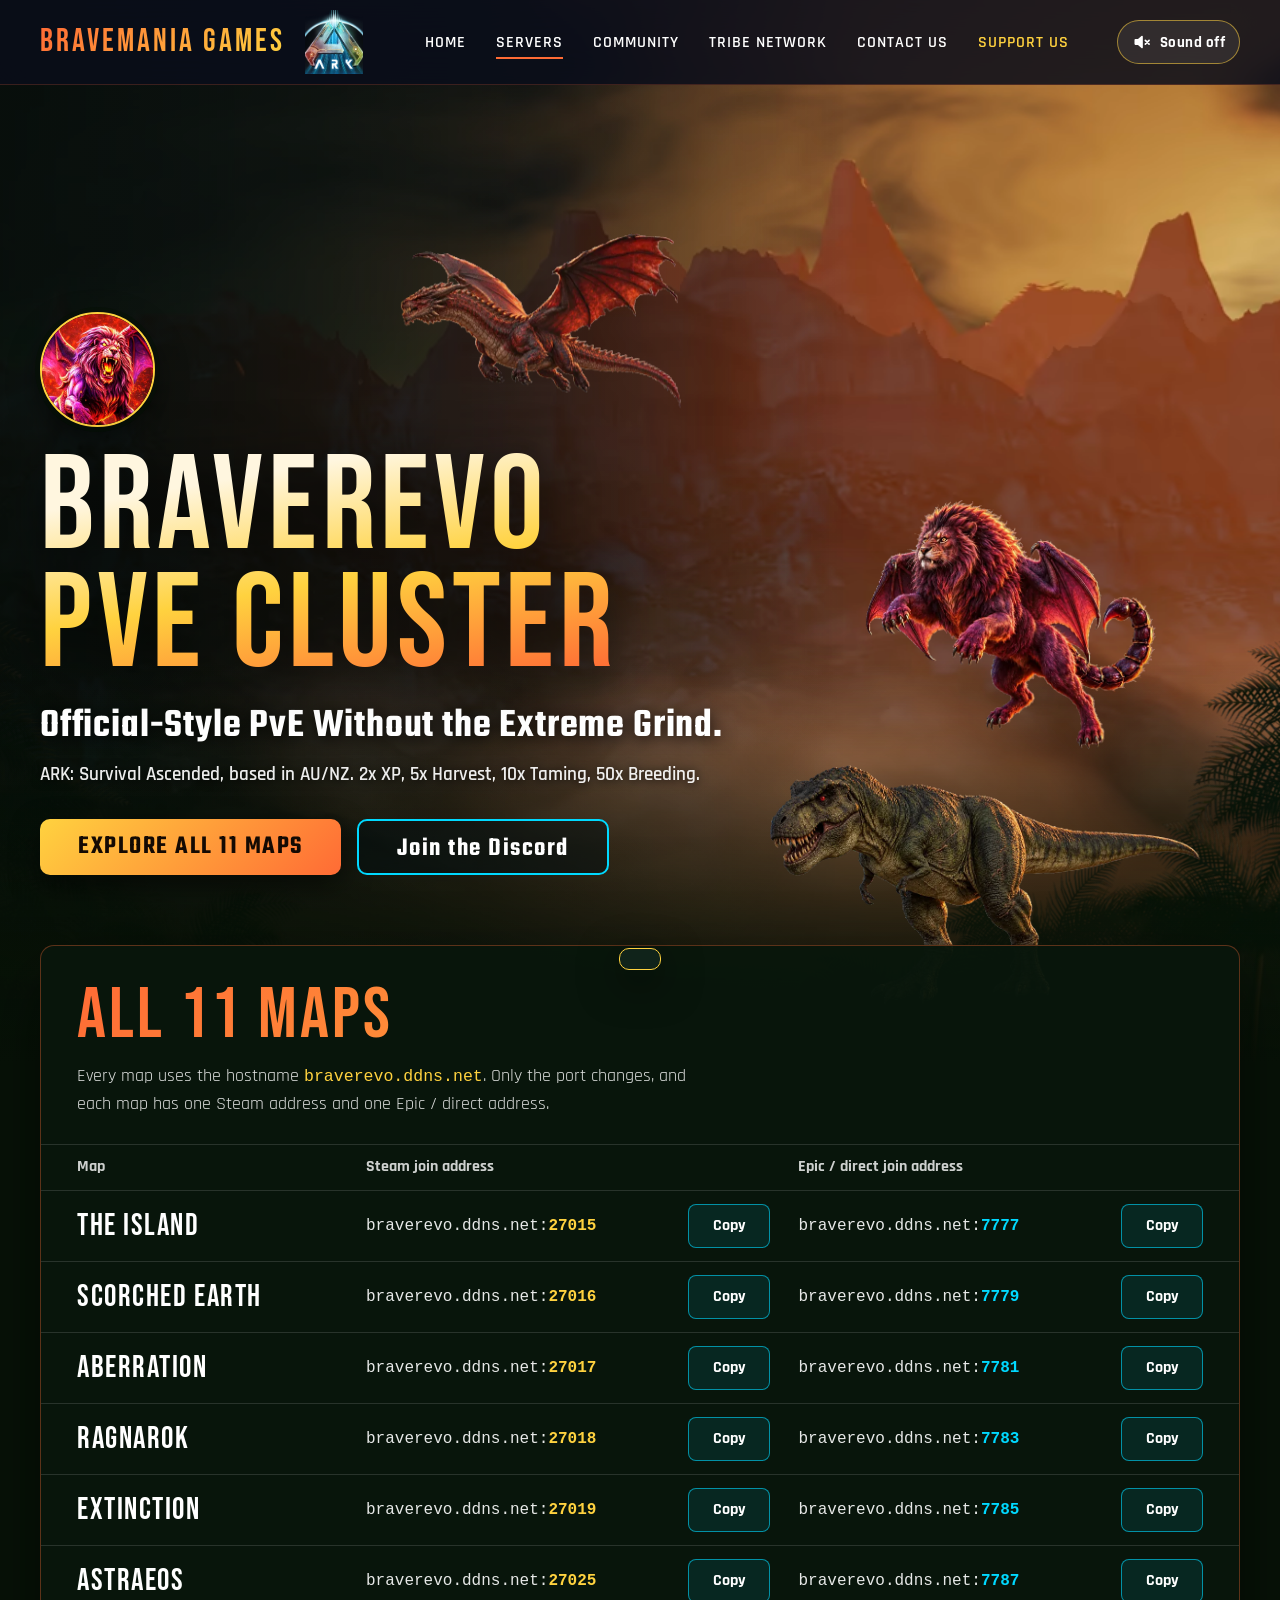
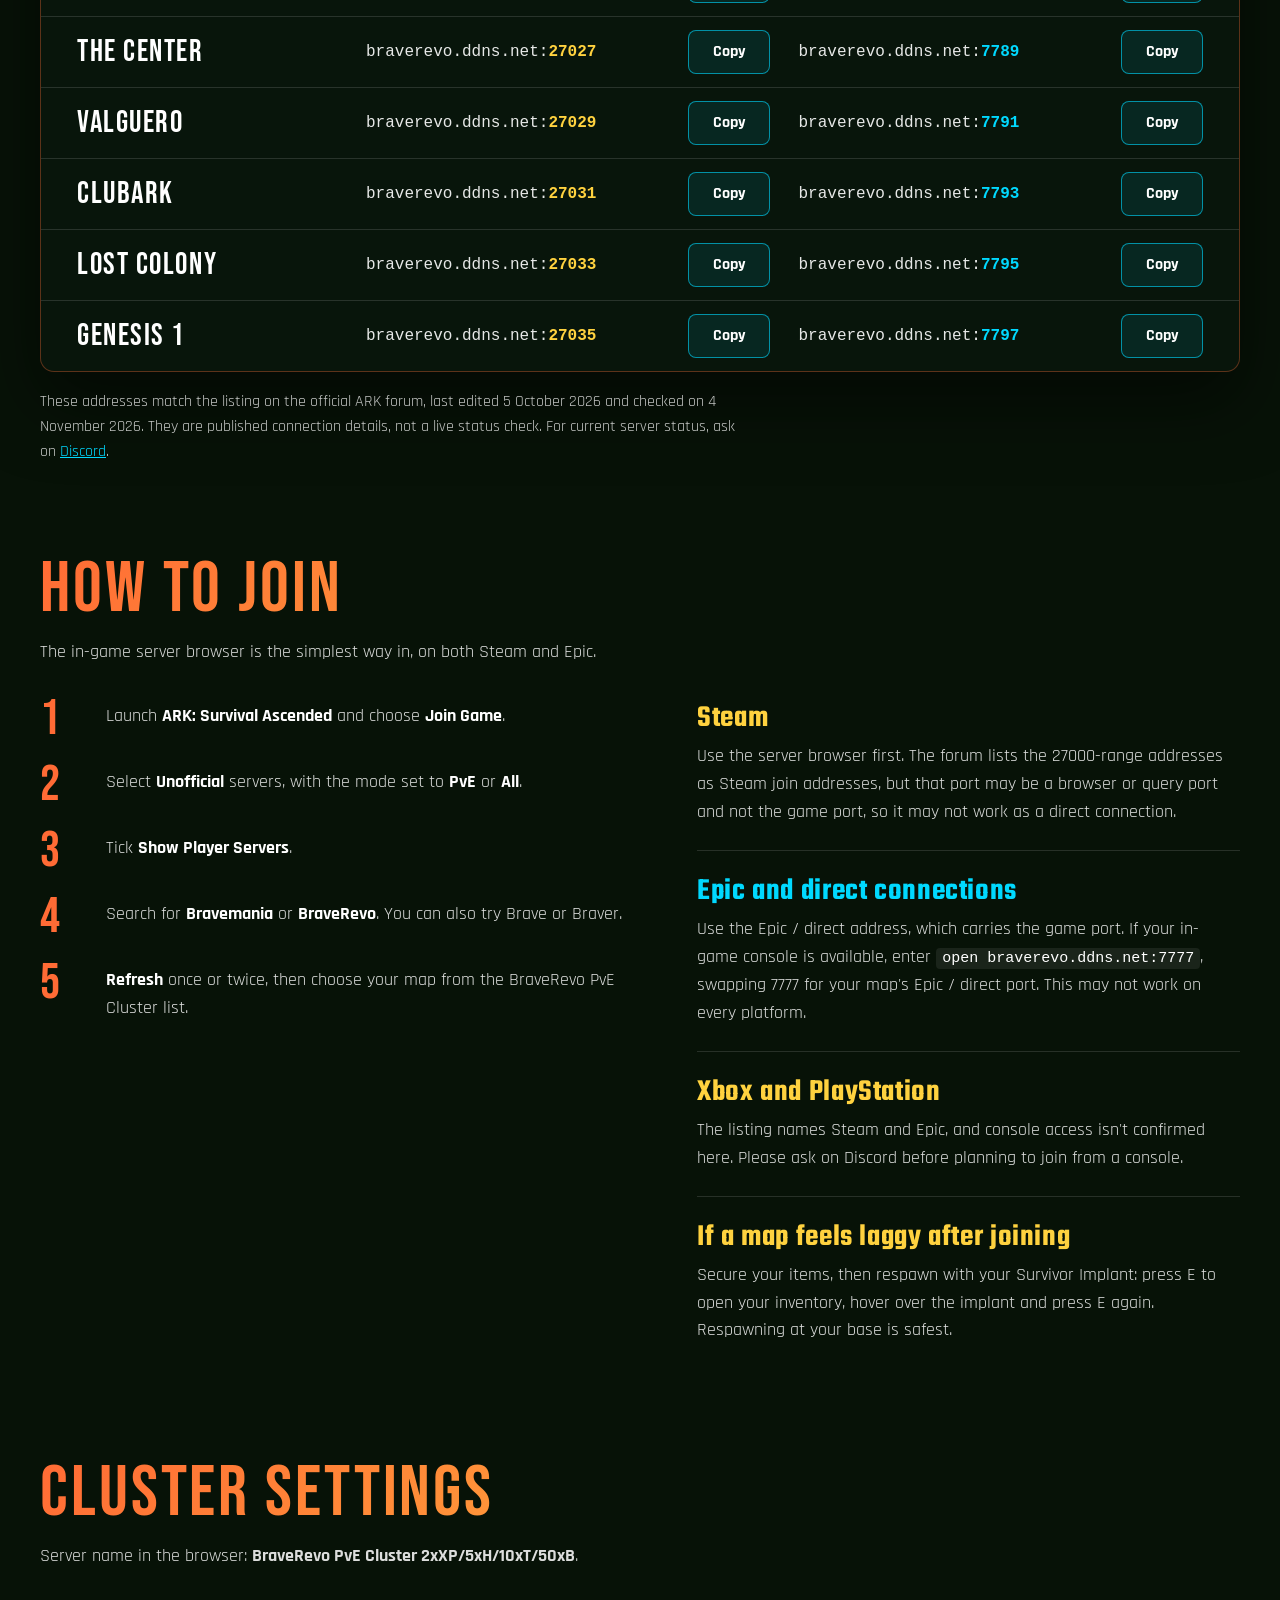
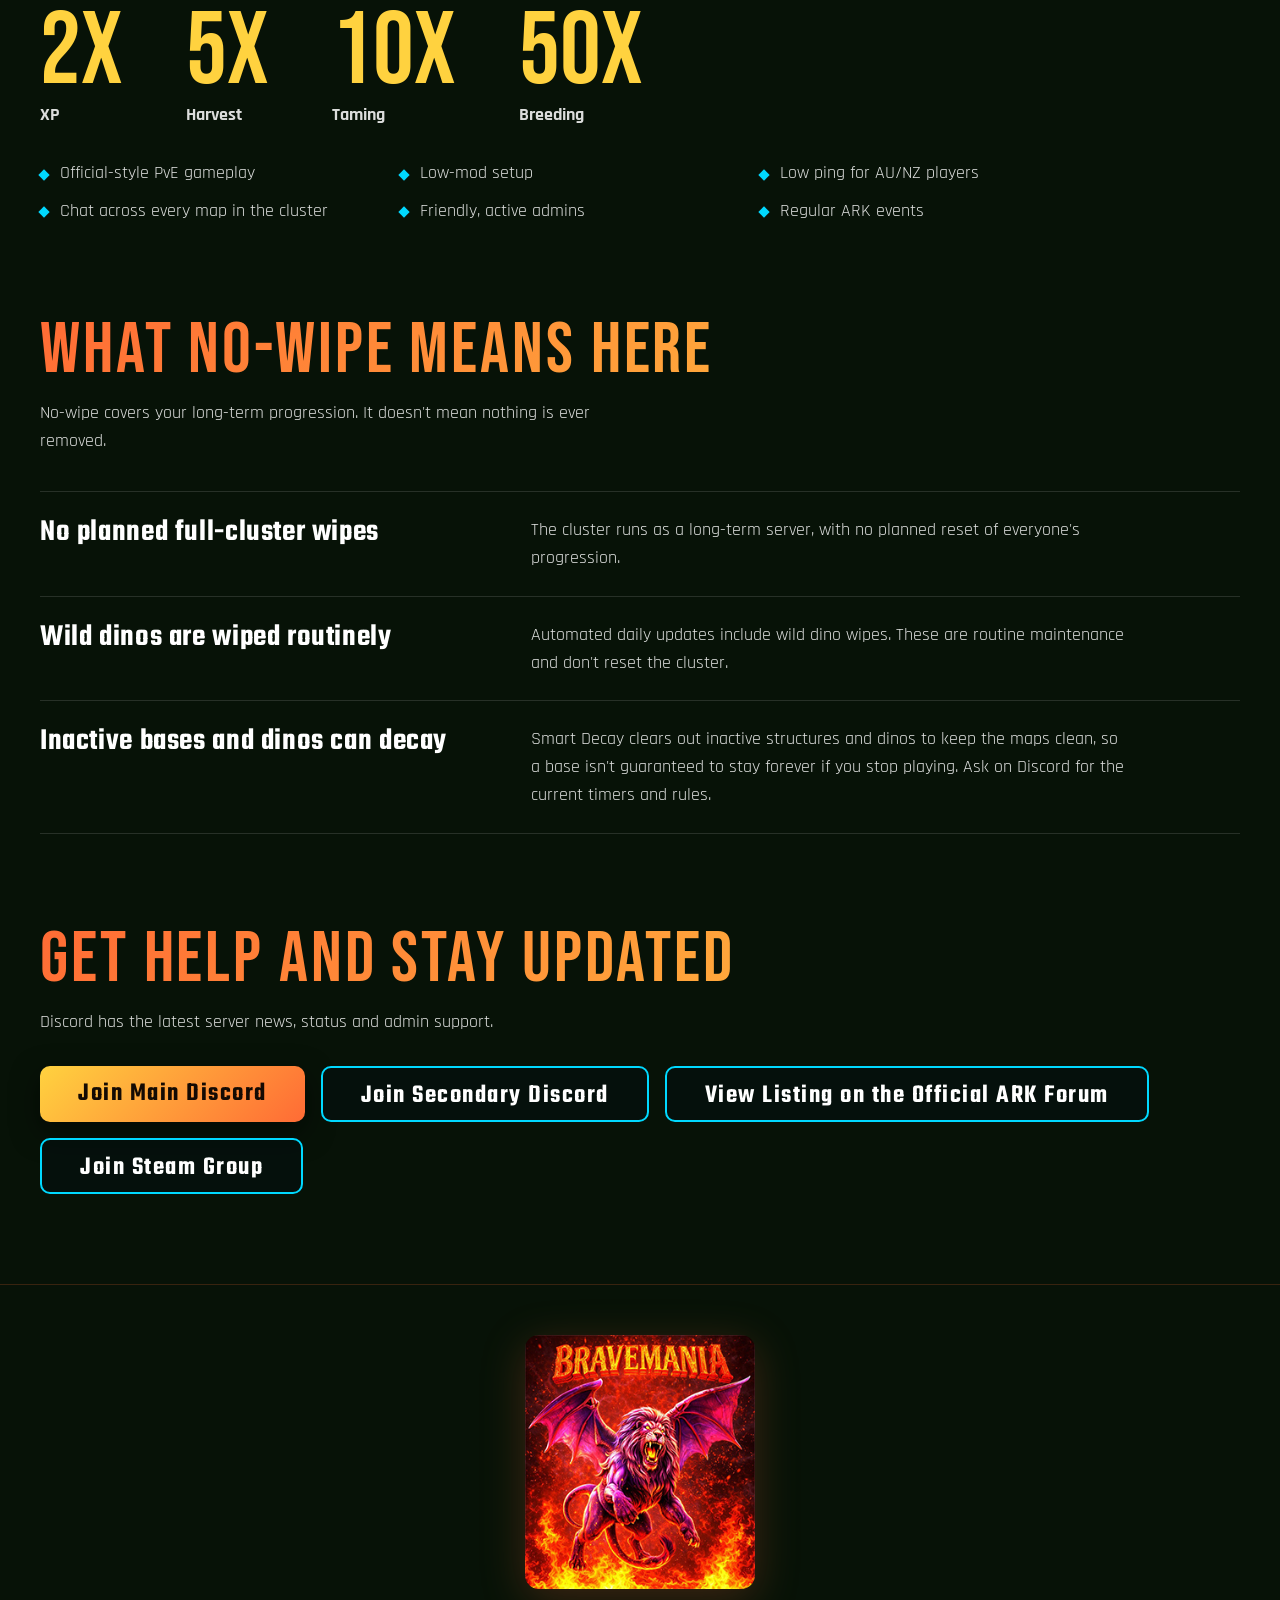
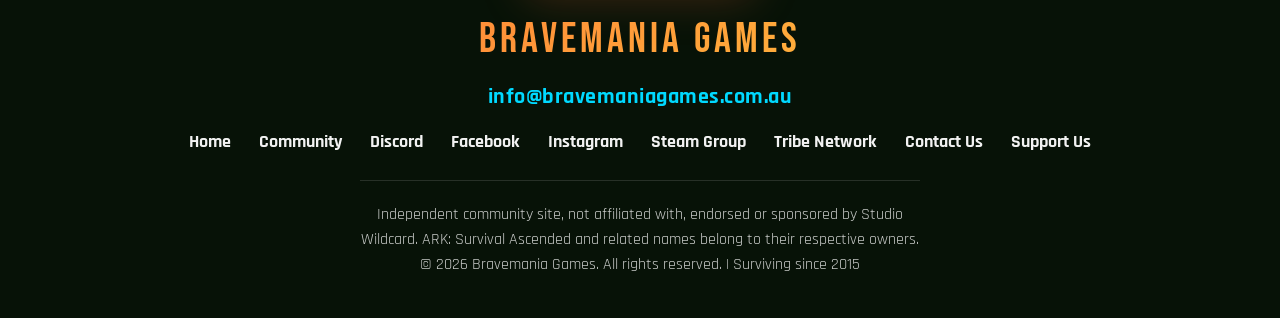
<file: servers/index.html>
<!DOCTYPE html>
<html lang="en">
<head>
    <meta charset="UTF-8">
    <meta name="viewport" content="width=device-width, initial-scale=1.0">
    <link rel="canonical" href="https://bravemaniagames.com.au/servers/">
    <title>ARK Survival Ascended PvE Server Maps &amp; Ports | BraveRevo AU/NZ</title>
    <script>document.documentElement.classList.add('js', 'menu-ready');</script>

<!-- Favicons -->
<link rel="icon" type="image/png" sizes="48x48" href="/logo/favicon-48x48.png?v=20260113">
<link rel="icon" type="image/png" sizes="32x32" href="/logo/favicon-32x32.png?v=20260113">
<link rel="icon" type="image/png" sizes="16x16" href="/logo/favicon-16x16.png?v=20260113">

<link rel="icon" href="/favicon.ico?v=20260113" sizes="any" type="image/x-icon">
<link rel="shortcut icon" href="/favicon.ico?v=20260113">

<link rel="apple-touch-icon" sizes="180x180" href="/logo/apple-touch-icon.png?v=20260113">
<link rel="manifest" href="/logo/site.webmanifest?v=20260113">

    <script type="application/ld+json">
{
  "@context": "https://schema.org",
  "@type": "WebPage",
  "@id": "https://bravemaniagames.com.au/servers/#webpage",
  "url": "https://bravemaniagames.com.au/servers/",
  "name": "ARK Survival Ascended PvE Server Maps & Ports | BraveRevo AU/NZ",
  "description": "All 11 BraveRevo PvE maps for ARK: Survival Ascended, with Steam and Epic join addresses, joining steps, rates and how no-wipe works.",
  "inLanguage": "en-AU",
  "isPartOf": {
    "@type": "WebSite",
    "name": "Bravemania Games",
    "url": "https://bravemaniagames.com.au/"
  },
  "about": {
    "@type": "VideoGame",
    "name": "ARK: Survival Ascended"
  },
  "primaryImageOfPage": "https://bravemaniagames.com.au/servers/assets/servers-og.jpg",
  "dateModified": "2026-11-07"
}
</script>

    <script type="application/ld+json">
{
  "@context": "https://schema.org",
  "@type": "BreadcrumbList",
  "itemListElement": [
    {
      "@type": "ListItem",
      "position": 1,
      "name": "Home",
      "item": "https://bravemaniagames.com.au/"
    },
    {
      "@type": "ListItem",
      "position": 2,
      "name": "Servers",
      "item": "https://bravemaniagames.com.au/servers/"
    }
  ]
}
</script>

    <!-- SEO Meta Tags -->
    <meta name="description" content="All 11 BraveRevo PvE maps for ARK: Survival Ascended, with Steam and Epic join addresses, joining steps, AU/NZ rates and how no-wipe works.">
    <meta name="author" content="Bravemania Games">
    <meta name="theme-color" content="#071207">

    <!-- Open Graph / Facebook -->
    <meta property="og:type" content="website">
    <meta property="og:site_name" content="Bravemania Games">
    <meta property="og:url" content="https://bravemaniagames.com.au/servers/">
    <meta property="og:title" content="ARK Survival Ascended PvE Server Maps &amp; Ports | BraveRevo AU/NZ">
    <meta property="og:description" content="All 11 BraveRevo PvE maps for ARK: Survival Ascended, with Steam and Epic join addresses, joining steps, AU/NZ rates and how no-wipe works.">
    <meta property="og:image" content="https://bravemaniagames.com.au/servers/assets/servers-og.jpg">
    <meta property="og:image:width" content="1200">
    <meta property="og:image:height" content="630">
    <meta property="og:image:type" content="image/jpeg">
    <meta property="og:image:alt" content="Jagged mountains glowing at dusk above a misty prehistoric jungle valley">

    <!-- Twitter -->
    <meta name="twitter:card" content="summary_large_image">
    <meta name="twitter:url" content="https://bravemaniagames.com.au/servers/">
    <meta name="twitter:title" content="ARK Survival Ascended PvE Server Maps &amp; Ports | BraveRevo AU/NZ">
    <meta name="twitter:description" content="All 11 BraveRevo PvE maps for ARK: Survival Ascended, with Steam and Epic join addresses, joining steps, AU/NZ rates and how no-wipe works.">
    <meta name="twitter:image" content="https://bravemaniagames.com.au/servers/assets/servers-og.jpg">
    <meta name="twitter:image:alt" content="Jagged mountains glowing at dusk above a misty prehistoric jungle valley">

    <link rel="preload" as="image" type="image/avif" imagesrcset="/servers/assets/hero-range-900.avif 900w, /servers/assets/hero-range-1600.avif 1600w, /servers/assets/hero-range-2400.avif 2400w" imagesizes="(max-width: 900px) 200vw, 100vw">
    <link rel="stylesheet" href="/assets/creatures.css">
    <link rel="preconnect" href="https://fonts.googleapis.com">
    <link rel="preconnect" href="https://fonts.gstatic.com" crossorigin>
    <link href="https://fonts.googleapis.com/css2?family=Teko:wght@600;700&family=Bebas+Neue&family=Rajdhani:wght@400;600;700&display=swap" rel="stylesheet">
    <style>
        :root {
            --primary: #ff6b35;
            --secondary: #00d9ff;
            --accent: #ffd23f;
            --dark: #0d1f0d;
            --darker: #071207;
            --light: #ffffff;
            --text: rgba(255, 255, 255, 0.86);
            --line: rgba(255, 255, 255, 0.13);
            --mono: ui-monospace, 'Cascadia Mono', Consolas, 'SF Mono', Menlo, monospace;
        }

        * {
            margin: 0;
            padding: 0;
            box-sizing: border-box;
        }

        html {
            scroll-behavior: smooth;
            scroll-padding-top: 96px;
        }

        body {
            font-family: 'Rajdhani', sans-serif;
            font-size: 18px;
            line-height: 1.55;
            background: var(--darker);
            color: var(--light);
            overflow-x: hidden;
        }

        a {
            color: var(--secondary);
        }

        a:focus-visible,
        button:focus-visible {
            outline: 3px solid var(--accent);
            outline-offset: 3px;
            border-radius: 4px;
        }

        .skip-link {
            position: absolute;
            left: 16px;
            top: -80px;
            z-index: 1100;
            padding: 10px 18px;
            background: var(--accent);
            color: var(--darker);
            font-weight: 700;
            border-radius: 8px;
        }

        .skip-link:focus {
            top: 12px;
        }

        .visually-hidden {
            position: absolute;
            width: 1px;
            height: 1px;
            overflow: hidden;
            clip-path: inset(50%);
            white-space: nowrap;
        }

        /* Navigation */
        nav {
            position: fixed;
            top: 0;
            left: 0;
            right: 0;
            z-index: 1000;
            padding: 20px 40px;
            background: rgba(10, 14, 26, 0.85);
            backdrop-filter: blur(20px);
            border-bottom: 1px solid rgba(255, 107, 53, 0.2);
        }

        .nav-content {
            max-width: 1400px;
            margin: 0 auto;
            display: flex;
            justify-content: space-between;
            align-items: center;
            gap: 24px;
        }

        .logo {
            font-family: 'Bebas Neue', cursive;
            font-size: 32px;
            letter-spacing: 3px;
            line-height: 1;
            text-decoration: none;
            white-space: nowrap;
            background: linear-gradient(135deg, var(--primary) 0%, var(--accent) 100%);
            -webkit-background-clip: text;
            -webkit-text-fill-color: transparent;
            background-clip: text;
        }

        .nav-links {
            display: flex;
            flex-wrap: wrap;
            gap: 8px 30px;
            list-style: none;
        }

        .nav-links a {
            color: var(--light);
            text-decoration: none;
            font-weight: 600;
            font-size: 16px;
            letter-spacing: 1px;
            text-transform: uppercase;
            padding: 4px 0;
            border-bottom: 2px solid transparent;
            transition: border-color 0.25s ease;
        }

        .nav-links a:hover,
        .nav-links a[aria-current="page"] {
            border-bottom-color: var(--primary);
        }

        .nav-links .nav-support {
            color: var(--accent);
        }

        /* Hero */
        .hero {
            position: relative;
            min-height: min(100vh, 980px);
            min-height: min(100svh, 980px);
            display: flex;
            align-items: center;
            padding: 150px 40px 190px;
            overflow: hidden;
        }

        .hero-art {
            position: absolute;
            inset: 0;
            z-index: -1;
            background: #120d0b;
        }

        .hero-layer {
            position: absolute;
            will-change: transform;
        }

        .hero-range {
            inset: -3%;
        }

        .hero-range img {
            display: block;
            width: 100%;
            height: 100%;
            object-fit: cover;
            object-position: 60% 42%;
        }

        .hero-mist {
            left: -3%;
            right: -3%;
            bottom: 12%;
            height: 46%;
            background: url('/servers/assets/hero-mist.webp') 0 50% / 1600px 100% repeat-x;
            opacity: 0.2;
            mix-blend-mode: screen;
        }

        .hero-jungle {
            left: -3%;
            right: -3%;
            bottom: -2%;
            height: 62%;
        }

        .hero-jungle img {
            display: block;
            width: 100%;
            height: 100%;
            object-fit: cover;
            object-position: 50% 100%;
        }

        /* The three creatures, behind the readability scrim so the copy always stays on top */
        .creature {
            z-index: 1;
        }

        .creature--manticore {
            width: min(52%, 78vh);
            right: 0.5%;
            top: 88px;
        }

        /* Desktop and tablet composition (769 px and wider). One set of sizes drives the layout:
           --dragon-w and --rex-w are the creatures' frame widths. They are never smaller than before and grow
           with the screen height to match the homepage Dragon and T. rex (1920 x 1080: 1037 and 787 px).
           The Dragon's frame starts at 9.5% of the width: on laptops its flame tip (7.5% into the frame) then
           passes just right of the crest, and on wide screens it lines up with the copy, which keeps the Dragon
           well away from the Manticore's wings. It starts just below the nav so no wing tip goes under it. The copy then drops far enough for the Dragon's whole height (--copy-drop), and
           the Manticore is fitted into the space left on the right by creatures.js. */
        .hero {
            --dragon-top: 97px;
            --dragon-w: clamp(min(45vw, 80vh, 900px), 47.6vw + (100vh - 900px) * 0.9, min(54vw, 96vh));
            --rex-w: clamp(min(46vw, 68vh, 780px), 41vw, min(46vw, 79vh, 800px));
        }

        .creature--rex {
            width: var(--rex-w);
            left: max(47%, min(690px, 54%));
            bottom: 11%;
        }

        .creature--dragon {
            width: var(--dragon-w);
            left: 9.5%;
            top: var(--dragon-top);
        }

        /* The copy drops by up to a quarter of the screen height on tall screens, and in any case far enough
           that the Dragon's lowest tail and legs stay clear of BRAVEREVO. Like the homepage, the button row can
           start just below the first screen where the screen is short for the Dragon. */
        @media (min-width: 769px) {
            .hero {
                --copy-drop: max(min(24vh, max(0px, (100vh - 720px) * 0.9)), var(--dragon-top) + var(--dragon-w) * 0.5625 - var(--copy-room, 292px));
                padding-top: calc(150px + var(--copy-drop));
                min-height: calc(min(100vh, 980px) + var(--copy-drop));
            }
        }

        /* Where the nav wraps taller, the Dragon starts lower to match; on tablets the heading sits closer to the
           crest, so the copy drops a little further */
        @media (min-width: 769px) and (max-width: 1199.98px) {
            .hero {
                --copy-room: 252px;
            }
        }

        @media (min-width: 769px) and (max-width: 1099.98px) {
            .hero {
                --dragon-top: 113px;
            }
        }

        @media (min-width: 769px) and (max-width: 899.98px) {
            .hero {
                --dragon-top: 145px;
            }
        }

        /* Readability scrim for the copy, then the fade that carries the art into the map board */
        .hero-art::after {
            content: '';
            position: absolute;
            inset: 0;
            background:
                linear-gradient(180deg, transparent 62%, rgba(7, 18, 7, 0.72) 86%, var(--darker) 100%),
                linear-gradient(90deg, rgba(5, 12, 8, 0.8) 0%, rgba(5, 12, 8, 0.48) 38%, transparent 66%);
        }

        /* The homepage's floating particles. They sit above the hero art and behind all page content. */
        .particles {
            position: fixed;
            top: 0;
            left: 0;
            width: 100%;
            height: 100%;
            z-index: 0;
            overflow: hidden;
            pointer-events: none;
        }

        .particle {
            position: absolute;
            width: 2px;
            height: 2px;
            background: var(--ember, var(--secondary));
            box-shadow: 0 0 6px 1px var(--ember, var(--secondary));
            border-radius: 50%;
            opacity: 0;
            animation: float 15s infinite;
        }

        @keyframes float {
            0% {
                opacity: 0;
                transform: translateY(100vh) translateX(0);
            }
            10% {
                opacity: 0.6;
            }
            90% {
                opacity: 0.6;
            }
            100% {
                opacity: 0;
                transform: translateY(-100px) translateX(100px);
            }
        }

        @media (prefers-reduced-motion: reduce) {
            .particles {
                display: none;
            }
        }

        .maps,
        .section,
        footer {
            position: relative;
            z-index: 1;
        }

        .hero-content {
            position: relative;
            z-index: 1;
            width: 100%;
            max-width: 1400px;
            margin: 0 auto;
        }

        .crest {
            display: block;
            width: clamp(84px, 9vw, 124px);
            height: auto;
            aspect-ratio: 1;
            margin-bottom: 22px;
            border-radius: 50%;
            border: 2px solid var(--accent);
            box-shadow: 0 0 0 5px rgba(7, 18, 7, 0.55), 0 12px 30px rgba(0, 0, 0, 0.55);
        }

        .hero h1 {
            max-width: 12ch;
            font-family: 'Bebas Neue', cursive;
            font-weight: 400;
            font-size: clamp(64px, min(10.5vw, 16vh), 158px);
            line-height: 0.88;
            letter-spacing: 0.035em;
            background: linear-gradient(170deg, #fff6df 18%, var(--accent) 52%, var(--primary) 92%);
            -webkit-background-clip: text;
            -webkit-text-fill-color: transparent;
            background-clip: text;
            filter: drop-shadow(0 6px 26px rgba(0, 0, 0, 0.7));
        }

        .hero-tagline {
            margin-top: 18px;
            max-width: 26em;
            font-family: 'Teko', sans-serif;
            font-weight: 600;
            font-size: clamp(27px, 3.2vw, 42px);
            line-height: 1.08;
            letter-spacing: 0.02em;
            text-shadow: 0 2px 16px rgba(0, 0, 0, 0.85);
        }

        .hero-rates {
            margin-top: 12px;
            font-weight: 600;
            font-size: 19px;
            color: rgba(255, 255, 255, 0.92);
            text-shadow: 0 1px 10px rgba(0, 0, 0, 0.9);
        }

        .hero-actions {
            display: flex;
            flex-wrap: wrap;
            gap: 16px;
            margin-top: 30px;
        }

        .btn {
            display: inline-block;
            padding: 15px 38px 11px;
            font-family: 'Teko', sans-serif;
            font-size: 26px;
            font-weight: 600;
            line-height: 1;
            letter-spacing: 1.5px;
            text-align: center;
            text-decoration: none;
            border-radius: 10px;
            transition: transform 0.2s ease, box-shadow 0.2s ease, background-color 0.2s ease;
        }

        .btn:hover {
            transform: translateY(-2px);
        }

        .btn-primary {
            background: linear-gradient(135deg, var(--accent) 0%, var(--primary) 100%);
            color: #140a03;
            box-shadow: 0 10px 28px rgba(0, 0, 0, 0.5);
        }

        .btn-primary:hover {
            box-shadow: 0 14px 34px rgba(0, 0, 0, 0.6);
        }

        .btn-secondary {
            border: 2px solid var(--secondary);
            color: var(--light);
            background: rgba(5, 16, 18, 0.55);
        }

        .btn-secondary:hover {
            background: rgba(0, 217, 255, 0.16);
        }

        /* Map board: rises out of the hero's mist */
        .maps {
            position: relative;
            z-index: 2;
            margin-top: -120px;
            padding: 0 40px;
        }

        .wrap {
            max-width: 1400px;
            margin: 0 auto;
        }

        .section-title {
            font-family: 'Bebas Neue', cursive;
            font-weight: 400;
            font-size: clamp(44px, 6vw, 72px);
            line-height: 1;
            letter-spacing: 0.04em;
            background: linear-gradient(135deg, var(--primary) 0%, var(--accent) 100%);
            -webkit-background-clip: text;
            -webkit-text-fill-color: transparent;
            background-clip: text;
        }

        .board {
            background: rgba(9, 22, 12, 0.96);
            border: 1px solid rgba(255, 107, 53, 0.34);
            border-radius: 14px;
            box-shadow: 0 30px 70px rgba(0, 0, 0, 0.5);
        }

        .board-intro {
            padding: 34px 36px 26px;
        }

        .board-intro p {
            max-width: 68ch;
            margin-top: 10px;
            color: var(--text);
        }

        .host {
            font-family: var(--mono);
            font-size: 0.92em;
            color: var(--accent);
            overflow-wrap: anywhere;
        }

        .map-columns,
        .map {
            display: grid;
            grid-template-columns: minmax(170px, 1fr) minmax(0, 1.55fr) minmax(0, 1.55fr);
            align-items: center;
            column-gap: 28px;
            padding-left: 36px;
            padding-right: 36px;
        }

        .map-columns {
            padding-top: 10px;
            padding-bottom: 10px;
            border-top: 1px solid var(--line);
            border-bottom: 1px solid var(--line);
            font-weight: 700;
            font-size: 16px;
            color: rgba(255, 255, 255, 0.8);
        }

        .map-list {
            list-style: none;
        }

        .map {
            padding-top: 13px;
            padding-bottom: 13px;
            border-bottom: 1px solid var(--line);
            transition: background-color 0.2s ease;
        }

        .map:last-child {
            border-bottom: 0;
            border-radius: 0 0 14px 14px;
        }

        .map:hover,
        .map:focus-within {
            background: rgba(255, 107, 53, 0.075);
        }

        .map h3 {
            font-family: 'Bebas Neue', cursive;
            font-weight: 400;
            font-size: 31px;
            line-height: 1.05;
            letter-spacing: 0.05em;
        }

        .map dl {
            display: contents;
        }

        .address dt {
            position: absolute;
            width: 1px;
            height: 1px;
            overflow: hidden;
            clip-path: inset(50%);
            white-space: nowrap;
        }

        .address dd {
            display: flex;
            align-items: center;
            justify-content: space-between;
            gap: 14px;
        }

        .address code {
            font-family: var(--mono);
            font-size: 16px;
            color: rgba(255, 255, 255, 0.9);
            user-select: all;
            overflow-wrap: anywhere;
        }

        .port {
            font-weight: 700;
            color: var(--accent);
        }

        .address--direct .port {
            color: var(--secondary);
        }

        .copy {
            display: none;
            flex: none;
            min-width: 82px;
            min-height: 44px;
            padding: 0 14px;
            font: 700 16px 'Rajdhani', sans-serif;
            color: var(--light);
            background: rgba(0, 217, 255, 0.09);
            border: 1px solid rgba(0, 217, 255, 0.6);
            border-radius: 8px;
            cursor: pointer;
            transition: background-color 0.2s ease, color 0.2s ease, border-color 0.2s ease;
        }

        .js .copy {
            display: inline-block;
        }

        .copy:hover {
            background: rgba(0, 217, 255, 0.24);
        }

        .copy.is-done {
            background: var(--accent);
            border-color: var(--accent);
            color: #140a03;
        }

        .board-note {
            margin-top: 18px;
            max-width: 88ch;
            font-size: 16px;
            color: rgba(255, 255, 255, 0.76);
        }

        /* The homepage's atmosphere (the same three glows over the same dark green) behind the map board and the
           reading sections, up to Get help. It sits behind the particles and all content, stays fixed to the screen
           as on the homepage, and fades in and out so it never starts or stops on a hard line. */
        .info-zone {
            position: relative;
        }

        .info-zone::before {
            content: '';
            position: absolute;
            inset: 0;
            z-index: -1;
            pointer-events: none;
            background:
                radial-gradient(ellipse at 20% 20%, rgba(255, 107, 53, 0.15) 0%, transparent 50%),
                radial-gradient(ellipse at 80% 80%, rgba(0, 217, 255, 0.15) 0%, transparent 50%),
                radial-gradient(ellipse at 50% 50%, rgba(255, 210, 63, 0.08) 0%, transparent 60%);
            background-attachment: fixed;
            -webkit-mask-image: linear-gradient(180deg, transparent 0, #000 260px, #000 calc(100% - 240px), transparent 100%);
            mask-image: linear-gradient(180deg, transparent 0, #000 260px, #000 calc(100% - 240px), transparent 100%);
        }

        /* Reading sections */
        .section {
            padding: 90px 40px 0;
        }

        .section-lead {
            max-width: 62ch;
            margin-top: 12px;
            color: var(--text);
        }

        .join-layout {
            display: grid;
            grid-template-columns: minmax(0, 1.1fr) minmax(0, 1fr);
            gap: 60px;
            margin-top: 36px;
        }

        .steps {
            list-style: none;
            counter-reset: step;
        }

        .steps li {
            counter-increment: step;
            position: relative;
            padding: 0 0 22px 66px;
            min-height: 66px;
            color: var(--text);
        }

        .steps li::before {
            content: counter(step);
            position: absolute;
            left: 0;
            top: -8px;
            font-family: 'Bebas Neue', cursive;
            font-size: 50px;
            line-height: 1;
            color: var(--primary);
        }

        .steps strong,
        .platform strong {
            color: var(--light);
        }

        .platform {
            padding: 0 0 24px;
            margin-bottom: 24px;
            border-bottom: 1px solid var(--line);
        }

        .platform:last-child {
            border-bottom: 0;
            margin-bottom: 0;
        }

        .platform h3 {
            font-family: 'Teko', sans-serif;
            font-size: 31px;
            font-weight: 600;
            line-height: 1.1;
            letter-spacing: 0.02em;
            color: var(--accent);
        }

        .platform--direct h3 {
            color: var(--secondary);
        }

        .platform p {
            max-width: 60ch;
            margin-top: 6px;
            color: var(--text);
        }

        .platform code {
            font-family: var(--mono);
            font-size: 15px;
            color: var(--light);
            padding: 2px 6px;
            background: rgba(255, 255, 255, 0.08);
            border-radius: 4px;
            overflow-wrap: anywhere;
        }

        .rates {
            display: flex;
            flex-wrap: wrap;
            gap: 14px 64px;
            margin-top: 34px;
        }

        .rates div {
            display: flex;
            flex-direction: column-reverse;
        }

        .rates dt {
            font-weight: 700;
            font-size: 18px;
            color: var(--text);
        }

        .rates dd {
            font-family: 'Bebas Neue', cursive;
            font-size: clamp(66px, 8vw, 104px);
            line-height: 0.95;
            color: var(--accent);
        }

        .traits {
            display: grid;
            grid-template-columns: repeat(auto-fit, minmax(280px, 1fr));
            gap: 10px 40px;
            margin-top: 30px;
            max-width: 1040px;
            list-style: none;
            color: var(--text);
        }

        .traits li {
            padding-left: 20px;
            position: relative;
        }

        .traits li::before {
            content: '';
            position: absolute;
            left: 0;
            top: 0.62em;
            width: 8px;
            height: 8px;
            background: var(--secondary);
            transform: rotate(45deg);
        }

        .wipes {
            margin-top: 36px;
            border-top: 1px solid var(--line);
        }

        .wipe {
            display: grid;
            grid-template-columns: minmax(0, 1fr) minmax(0, 1.6fr);
            gap: 8px 48px;
            padding: 24px 0;
            border-bottom: 1px solid var(--line);
        }

        .wipe h3 {
            font-family: 'Teko', sans-serif;
            font-size: 31px;
            font-weight: 600;
            line-height: 1.1;
            letter-spacing: 0.02em;
        }

        .wipe p {
            max-width: 66ch;
            color: var(--text);
        }

        .connect {
            padding-bottom: 90px;
        }

        .connect-actions {
            display: flex;
            flex-wrap: wrap;
            gap: 16px;
            margin-top: 30px;
        }

        /* Footer */
        footer {
            padding: 50px 40px 40px;
            border-top: 1px solid rgba(255, 107, 53, 0.2);
            text-align: center;
        }

        .footer-logo {
            font-family: 'Bebas Neue', cursive;
            font-size: 42px;
            letter-spacing: 4px;
            background: linear-gradient(135deg, var(--primary) 0%, var(--accent) 100%);
            -webkit-background-clip: text;
            -webkit-text-fill-color: transparent;
            background-clip: text;
        }

        footer:focus {
            outline: none;
        }

        /* Same size and treatment as the homepage footer logo */
        .footer-logo-img {
            display: block;
            width: clamp(160px, 18vw, 240px);
            height: auto;
            margin: 0 auto 18px;
            border-radius: 14px;
            filter: drop-shadow(0 10px 22px rgba(255, 107, 53, 0.22));
        }

        .footer-email {
            display: inline-block;
            max-width: 100%;
            margin-top: 8px;
            color: var(--secondary);
            font-size: 22px;
            font-weight: 700;
            letter-spacing: 0.5px;
            text-decoration: none;
            overflow-wrap: anywhere;
        }

        .footer-email:hover {
            color: var(--accent);
        }

        .footer-links {
            display: flex;
            justify-content: center;
            flex-wrap: wrap;
            gap: 10px 28px;
            margin: 14px 0 24px;
        }

        .footer-links a {
            color: rgba(255, 255, 255, 0.95);
            font-weight: 700;
            text-decoration: none;
        }

        .footer-links a:hover {
            color: var(--primary);
        }

        .footer-legal {
            max-width: 70ch;
            margin: 0 auto;
            padding-top: 22px;
            border-top: 1px solid var(--line);
            font-size: 16px;
            color: rgba(255, 255, 255, 0.78);
        }

        .copy-status {
            position: fixed;
            left: 50%;
            bottom: 20px;
            z-index: 1000;
            width: max-content;
            max-width: calc(100vw - 32px);
            padding: 10px 20px;
            transform: translate(-50%, 90px);
            background: #10231a;
            border: 1px solid var(--accent);
            border-radius: 10px;
            box-shadow: 0 12px 40px rgba(0, 0, 0, 0.6);
            font-weight: 600;
            transition: transform 0.25s ease;
        }

        .copy-status.is-visible {
            transform: translate(-50%, 0);
        }

        /* One load moment, and slow atmosphere that stays out of the way of reading */
        @media (prefers-reduced-motion: no-preference) {
            .hero-range img {
                animation: settle 2.2s cubic-bezier(0.16, 0.7, 0.3, 1) both;
            }

            .hero-mist {
                animation: drift 90s linear infinite;
            }

            @keyframes settle {
                from { transform: scale(1.07); }
                to { transform: scale(1); }
            }

            @keyframes drift {
                from { background-position-x: 0; }
                to { background-position-x: -1600px; }
            }
        }

        @media (prefers-reduced-motion: reduce) {
            html {
                scroll-behavior: auto;
            }

            .btn,
            .map,
            .copy,
            .copy-status,
            .nav-links a {
                transition: none;
            }

            .hero-layer {
                will-change: auto;
            }
        }

        /* Responsive */
        @media (max-width: 1080px) {
            .map-columns {
                display: none;
            }

            .map {
                grid-template-columns: 1fr;
                row-gap: 8px;
                padding: 18px 24px;
            }

            .address dt {
                position: static;
                width: auto;
                height: auto;
                clip-path: none;
                font-weight: 700;
                font-size: 16px;
                color: rgba(255, 255, 255, 0.78);
            }

            .board-intro {
                padding: 28px 24px 20px;
            }

            .board-intro + .map-list {
                border-top: 1px solid var(--line);
            }

            .map dl {
                display: grid;
                grid-template-columns: repeat(auto-fit, minmax(min(280px, 100%), 1fr));
                gap: 10px 32px;
            }

            .join-layout {
                grid-template-columns: 1fr;
                gap: 36px;
            }
        }

        @media (max-width: 768px) {
            body {
                font-size: 17px;
            }

            nav {
                padding: 8px 20px;
            }

            .logo {
                font-size: 24px;
            }

            html {
                scroll-padding-top: 76px;
            }

            /* Phones: Manticore above the heading, then the copy, then the Dragon and T. rex above the map board.
               Sizes are frame widths chosen by what each creature actually shows (same rules as the homepage):
               - Manticore 108%, centred. Its wings fill the whole frame only at the top of their widest strokes,
                 so the outer tips pass the screen edges by up to 12 px for about 1.6 s of each 21 s cycle.
               - Dragon 152%, anchored by its widest wing stroke (99% into the frame) at the right edge; its body
                 and wings fill about 72% of the screen and the outer part of the flame runs off the left edge.
               - T. rex 96%, its right side (86% into the frame) at 97% of the screen, anchored by its feet
                 (90% down the frame) at the same height as before, just above the map board. */
            .hero {
                --m-w: 108vw;
                --d-w: 152vw;
                --r-w: 96vw;
            }

            .creature--manticore {
                width: var(--m-w);
                left: calc((100vw - var(--m-w)) / 2);
                right: auto;
                top: 64px;
            }

            .creature--rex {
                width: var(--r-w);
                left: calc(97vw - var(--r-w) * 0.864);
                bottom: calc(96px + 4.63vw - var(--r-w) * 0.0579);
            }

            .creature--dragon {
                width: var(--d-w);
                left: calc(100vw - var(--d-w) * 0.99);
                top: auto;
                bottom: calc(96px + 41vw);
            }

            .hero {
                min-height: 0;
                padding: calc(70px + 61.5vw) 20px calc(110px + 128vw);
            }

            .hero-range img {
                object-position: 63% 40%;
            }

            .hero-jungle {
                height: 42%;
            }

            .hero-jungle img {
                object-position: 8% 100%;
            }

            .hero-art::after {
                background:
                    linear-gradient(180deg, rgba(5, 12, 8, 0.12) 0%, rgba(5, 12, 8, 0.56) 24%, rgba(5, 12, 8, 0.6) 52%, rgba(5, 12, 8, 0.14) 60%, rgba(5, 12, 8, 0.14) 88%, var(--darker) 100%);
            }

            .hero-actions .btn {
                width: 100%;
            }

            .maps {
                margin-top: -96px;
                padding: 0 12px;
            }

            .address code {
                font-size: 15px;
            }

            .map {
                padding-left: 18px;
                padding-right: 18px;
            }

            .address dd {
                flex-wrap: wrap;
                gap: 6px 12px;
            }

            .address code {
                white-space: nowrap;
                overflow-wrap: normal;
            }

            .section {
                padding: 64px 20px 0;
            }

            .connect {
                padding-bottom: 64px;
            }

            .connect-actions .btn {
                width: 100%;
            }

            .rates {
                gap: 14px 44px;
            }

            .wipe {
                grid-template-columns: 1fr;
            }

            footer {
                padding: 40px 20px 34px;
            }

            /* The whole address on one line, scaling down a little on the narrowest phones */
            .footer-email {
                font-size: min(22px, 5.6vw);
                white-space: nowrap;
                overflow-wrap: normal;
            }

            .footer-logo-img {
                width: 180px;
            }
        }
    </style>
</head>
<body>
    <div class="particles" id="particles" aria-hidden="true"></div>

    <a class="skip-link" href="#maps">Skip to the map list</a>

    <!-- Navigation -->
    <nav aria-label="Main">
        <div class="nav-content">
            <div class="brand">
                <a class="logo" href="/">BRAVEMANIA GAMES</a>
                <img class="brand-game" src="/assets/ark-logo-small.webp" width="145" height="160" alt="ARK: Survival Ascended" title="Servers for ARK: Survival Ascended">
            </div>
            <ul class="nav-links" id="site-menu">
                <li><a href="/#home">Home</a></li>
                <li><a href="/servers/" aria-current="page">Servers</a></li>
                <li><a href="/#community">Community</a></li>
                <li class="nav-extra"><a href="https://linktr.ee/bravemaniagames" target="_blank" rel="noopener noreferrer">Tribe Network</a></li>
                <li class="nav-extra"><a href="#contact">Contact Us</a></li>
                <li class="nav-extra"><a class="nav-support" href="https://ko-fi.com/bravemaniagames" target="_blank" rel="noopener noreferrer">Support Us</a></li>
            </ul>
            <div class="nav-tools">
                <button type="button" class="sound-toggle" id="sound-toggle" aria-label="Creature sound" aria-pressed="false" hidden><svg viewBox="0 0 24 24" fill="none" stroke="currentColor" stroke-width="2" stroke-linecap="round" stroke-linejoin="round" aria-hidden="true"><path d="M4 9.5v5h3.5L12 18.5v-13L7.5 9.5H4z" fill="currentColor"/><g class="waves"><path d="M15.5 9a4.5 4.5 0 0 1 0 6"/><path d="M18 6.5a8 8 0 0 1 0 11"/></g><g class="mute"><path d="M16 10l4.5 4.5M20.5 10L16 14.5"/></g></svg><span class="sound-toggle-text" aria-hidden="true">Sound off</span></button>
                <button type="button" class="menu-toggle" id="menu-toggle" aria-label="Open menu" aria-expanded="false" aria-controls="site-menu"><svg class="icon-open" viewBox="0 0 24 24" fill="none" stroke="currentColor" stroke-width="2" stroke-linecap="round" aria-hidden="true"><path d="M4 7h16M4 12h16M4 17h16"/></svg><svg class="icon-close" viewBox="0 0 24 24" fill="none" stroke="currentColor" stroke-width="2" stroke-linecap="round" aria-hidden="true"><path d="M6 6l12 12M18 6L6 18"/></svg></button>
            </div>
        </div>
    </nav>

    <main>
        <!-- Hero -->
        <section class="hero" aria-labelledby="page-title">
            <div class="hero-art" id="hero-art" data-creature-stage data-sound-level="1">
                <picture class="hero-layer hero-range" data-depth="10">
                    <source type="image/avif" srcset="/servers/assets/hero-range-900.avif 900w, /servers/assets/hero-range-1600.avif 1600w, /servers/assets/hero-range-2400.avif 2400w" sizes="(max-width: 900px) 200vw, 100vw">
                    <source type="image/webp" srcset="/servers/assets/hero-range-900.webp 900w, /servers/assets/hero-range-1600.webp 1600w, /servers/assets/hero-range-2400.webp 2400w" sizes="(max-width: 900px) 200vw, 100vw">
                    <img src="/servers/assets/hero-range-1600.webp" width="2400" height="1200" fetchpriority="high" decoding="async" alt="Jagged mountains glowing at dusk above a misty prehistoric jungle valley, with a faint cyan beam of light rising from a distant peak.">
                </picture>
                <div class="creature creature--dragon hero-layer" data-depth="16" data-creature="dragon"><img src="/assets/creatures/dragon-poster-hd.webp" width="1280" height="720" alt="" decoding="async"></div>
                <div class="hero-layer hero-mist" data-depth="22" aria-hidden="true"></div>
                <div class="creature creature--rex hero-layer" data-depth="30" data-creature="rex"><img src="/assets/creatures/rex-poster-hd.webp" width="1280" height="720" alt="" decoding="async"></div>
                <picture class="hero-layer hero-jungle" data-depth="42">
                    <source type="image/webp" srcset="/servers/assets/hero-jungle-1000.webp 1000w, /servers/assets/hero-jungle-2000.webp 2000w" sizes="100vw">
                    <img src="/servers/assets/hero-jungle-1000.webp" width="2000" height="750" decoding="async" alt="">
                </picture>
                <div class="creature creature--manticore hero-layer" data-depth="52" data-creature="manticore" data-fit="right" data-fit-bleed="0.08" data-fit-media="(min-width: 769px)" data-fit-avoid=".crest, .hero h1, .hero-tagline, .hero-rates, .hero-actions .btn" data-fit-avoid-creatures="rex dragon:0.01"><img src="/assets/creatures/manticore-poster-hd.webp" width="1280" height="720" alt="" decoding="async"></div>
            </div>
            <div class="hero-content">
                <img class="crest" src="/servers/assets/manticore-crest.webp" width="320" height="320" decoding="async" alt="Bravemania manticore crest">
                <h1 id="page-title">BRAVEREVO PVE CLUSTER</h1>
                <p class="hero-tagline">Official-Style PvE Without the Extreme Grind.</p>
                <p class="hero-rates">ARK: Survival Ascended, based in AU/NZ. 2x XP, 5x Harvest, 10x Taming, 50x Breeding.</p>
                <div class="hero-actions">
                    <a class="btn btn-primary" href="#maps">EXPLORE ALL 11 MAPS</a>
                    <a class="btn btn-secondary" href="https://discord.gg/Cxjp4RVSW9" target="_blank" rel="noopener noreferrer">Join the Discord</a>
                </div>
            </div>
        </section>

        <!-- Map board through the no-wipe notes share the homepage's green atmosphere -->
        <div class="info-zone">
        <!-- Map board -->
        <section class="maps" id="maps" aria-labelledby="maps-title">
            <div class="wrap">
                <div class="board">
                    <div class="board-intro">
                        <h2 class="section-title" id="maps-title">All 11 maps</h2>
                        <p>Every map uses the hostname <span class="host">braverevo.ddns.net</span>. Only the port changes, and each map has one Steam address and one Epic / direct address.</p>
                        <noscript><p>Copy buttons need JavaScript. You can still select any address and copy it yourself.</p></noscript>
                    </div>
                    <div class="map-columns" aria-hidden="true">
                        <span>Map</span>
                        <span>Steam join address</span>
                        <span>Epic / direct join address</span>
                    </div>
                    <ol class="map-list">
                        <li class="map">
                            <h3>The Island</h3>
                            <dl>
                                <div class="address"><dt>Steam join address</dt><dd><code>braverevo.ddns.net:<span class="port">27015</span></code><button type="button" class="copy" data-copy="braverevo.ddns.net:27015" data-label="The Island Steam address">Copy<span class="visually-hidden"> The Island Steam address</span></button></dd></div>
                                <div class="address address--direct"><dt>Epic / direct join address</dt><dd><code>braverevo.ddns.net:<span class="port">7777</span></code><button type="button" class="copy" data-copy="braverevo.ddns.net:7777" data-label="The Island Epic / direct address">Copy<span class="visually-hidden"> The Island Epic / direct address</span></button></dd></div>
                            </dl>
                        </li>
                        <li class="map">
                            <h3>Scorched Earth</h3>
                            <dl>
                                <div class="address"><dt>Steam join address</dt><dd><code>braverevo.ddns.net:<span class="port">27016</span></code><button type="button" class="copy" data-copy="braverevo.ddns.net:27016" data-label="Scorched Earth Steam address">Copy<span class="visually-hidden"> Scorched Earth Steam address</span></button></dd></div>
                                <div class="address address--direct"><dt>Epic / direct join address</dt><dd><code>braverevo.ddns.net:<span class="port">7779</span></code><button type="button" class="copy" data-copy="braverevo.ddns.net:7779" data-label="Scorched Earth Epic / direct address">Copy<span class="visually-hidden"> Scorched Earth Epic / direct address</span></button></dd></div>
                            </dl>
                        </li>
                        <li class="map">
                            <h3>Aberration</h3>
                            <dl>
                                <div class="address"><dt>Steam join address</dt><dd><code>braverevo.ddns.net:<span class="port">27017</span></code><button type="button" class="copy" data-copy="braverevo.ddns.net:27017" data-label="Aberration Steam address">Copy<span class="visually-hidden"> Aberration Steam address</span></button></dd></div>
                                <div class="address address--direct"><dt>Epic / direct join address</dt><dd><code>braverevo.ddns.net:<span class="port">7781</span></code><button type="button" class="copy" data-copy="braverevo.ddns.net:7781" data-label="Aberration Epic / direct address">Copy<span class="visually-hidden"> Aberration Epic / direct address</span></button></dd></div>
                            </dl>
                        </li>
                        <li class="map">
                            <h3>Ragnarok</h3>
                            <dl>
                                <div class="address"><dt>Steam join address</dt><dd><code>braverevo.ddns.net:<span class="port">27018</span></code><button type="button" class="copy" data-copy="braverevo.ddns.net:27018" data-label="Ragnarok Steam address">Copy<span class="visually-hidden"> Ragnarok Steam address</span></button></dd></div>
                                <div class="address address--direct"><dt>Epic / direct join address</dt><dd><code>braverevo.ddns.net:<span class="port">7783</span></code><button type="button" class="copy" data-copy="braverevo.ddns.net:7783" data-label="Ragnarok Epic / direct address">Copy<span class="visually-hidden"> Ragnarok Epic / direct address</span></button></dd></div>
                            </dl>
                        </li>
                        <li class="map">
                            <h3>Extinction</h3>
                            <dl>
                                <div class="address"><dt>Steam join address</dt><dd><code>braverevo.ddns.net:<span class="port">27019</span></code><button type="button" class="copy" data-copy="braverevo.ddns.net:27019" data-label="Extinction Steam address">Copy<span class="visually-hidden"> Extinction Steam address</span></button></dd></div>
                                <div class="address address--direct"><dt>Epic / direct join address</dt><dd><code>braverevo.ddns.net:<span class="port">7785</span></code><button type="button" class="copy" data-copy="braverevo.ddns.net:7785" data-label="Extinction Epic / direct address">Copy<span class="visually-hidden"> Extinction Epic / direct address</span></button></dd></div>
                            </dl>
                        </li>
                        <li class="map">
                            <h3>Astraeos</h3>
                            <dl>
                                <div class="address"><dt>Steam join address</dt><dd><code>braverevo.ddns.net:<span class="port">27025</span></code><button type="button" class="copy" data-copy="braverevo.ddns.net:27025" data-label="Astraeos Steam address">Copy<span class="visually-hidden"> Astraeos Steam address</span></button></dd></div>
                                <div class="address address--direct"><dt>Epic / direct join address</dt><dd><code>braverevo.ddns.net:<span class="port">7787</span></code><button type="button" class="copy" data-copy="braverevo.ddns.net:7787" data-label="Astraeos Epic / direct address">Copy<span class="visually-hidden"> Astraeos Epic / direct address</span></button></dd></div>
                            </dl>
                        </li>
                        <li class="map">
                            <h3>The Center</h3>
                            <dl>
                                <div class="address"><dt>Steam join address</dt><dd><code>braverevo.ddns.net:<span class="port">27027</span></code><button type="button" class="copy" data-copy="braverevo.ddns.net:27027" data-label="The Center Steam address">Copy<span class="visually-hidden"> The Center Steam address</span></button></dd></div>
                                <div class="address address--direct"><dt>Epic / direct join address</dt><dd><code>braverevo.ddns.net:<span class="port">7789</span></code><button type="button" class="copy" data-copy="braverevo.ddns.net:7789" data-label="The Center Epic / direct address">Copy<span class="visually-hidden"> The Center Epic / direct address</span></button></dd></div>
                            </dl>
                        </li>
                        <li class="map">
                            <h3>Valguero</h3>
                            <dl>
                                <div class="address"><dt>Steam join address</dt><dd><code>braverevo.ddns.net:<span class="port">27029</span></code><button type="button" class="copy" data-copy="braverevo.ddns.net:27029" data-label="Valguero Steam address">Copy<span class="visually-hidden"> Valguero Steam address</span></button></dd></div>
                                <div class="address address--direct"><dt>Epic / direct join address</dt><dd><code>braverevo.ddns.net:<span class="port">7791</span></code><button type="button" class="copy" data-copy="braverevo.ddns.net:7791" data-label="Valguero Epic / direct address">Copy<span class="visually-hidden"> Valguero Epic / direct address</span></button></dd></div>
                            </dl>
                        </li>
                        <li class="map">
                            <h3>ClubArk</h3>
                            <dl>
                                <div class="address"><dt>Steam join address</dt><dd><code>braverevo.ddns.net:<span class="port">27031</span></code><button type="button" class="copy" data-copy="braverevo.ddns.net:27031" data-label="ClubArk Steam address">Copy<span class="visually-hidden"> ClubArk Steam address</span></button></dd></div>
                                <div class="address address--direct"><dt>Epic / direct join address</dt><dd><code>braverevo.ddns.net:<span class="port">7793</span></code><button type="button" class="copy" data-copy="braverevo.ddns.net:7793" data-label="ClubArk Epic / direct address">Copy<span class="visually-hidden"> ClubArk Epic / direct address</span></button></dd></div>
                            </dl>
                        </li>
                        <li class="map">
                            <h3>Lost Colony</h3>
                            <dl>
                                <div class="address"><dt>Steam join address</dt><dd><code>braverevo.ddns.net:<span class="port">27033</span></code><button type="button" class="copy" data-copy="braverevo.ddns.net:27033" data-label="Lost Colony Steam address">Copy<span class="visually-hidden"> Lost Colony Steam address</span></button></dd></div>
                                <div class="address address--direct"><dt>Epic / direct join address</dt><dd><code>braverevo.ddns.net:<span class="port">7795</span></code><button type="button" class="copy" data-copy="braverevo.ddns.net:7795" data-label="Lost Colony Epic / direct address">Copy<span class="visually-hidden"> Lost Colony Epic / direct address</span></button></dd></div>
                            </dl>
                        </li>
                        <li class="map">
                            <h3>Genesis 1</h3>
                            <dl>
                                <div class="address"><dt>Steam join address</dt><dd><code>braverevo.ddns.net:<span class="port">27035</span></code><button type="button" class="copy" data-copy="braverevo.ddns.net:27035" data-label="Genesis 1 Steam address">Copy<span class="visually-hidden"> Genesis 1 Steam address</span></button></dd></div>
                                <div class="address address--direct"><dt>Epic / direct join address</dt><dd><code>braverevo.ddns.net:<span class="port">7797</span></code><button type="button" class="copy" data-copy="braverevo.ddns.net:7797" data-label="Genesis 1 Epic / direct address">Copy<span class="visually-hidden"> Genesis 1 Epic / direct address</span></button></dd></div>
                            </dl>
                        </li>
                    </ol>
                </div>
                <p class="board-note">These addresses match the listing on the official ARK forum, last edited 5 October 2026 and checked on 4 November 2026. They are published connection details, not a live status check. For current server status, ask on <a href="https://discord.gg/Cxjp4RVSW9" target="_blank" rel="noopener noreferrer">Discord</a>.</p>
            </div>
        </section>

        <!-- Joining -->
        <section class="section" id="join" aria-labelledby="join-title">
            <div class="wrap">
                <h2 class="section-title" id="join-title">How to join</h2>
                <p class="section-lead">The in-game server browser is the simplest way in, on both Steam and Epic.</p>
                <div class="join-layout">
                    <ol class="steps">
                        <li>Launch <strong>ARK: Survival Ascended</strong> and choose <strong>Join Game</strong>.</li>
                        <li>Select <strong>Unofficial</strong> servers, with the mode set to <strong>PvE</strong> or <strong>All</strong>.</li>
                        <li>Tick <strong>Show Player Servers</strong>.</li>
                        <li>Search for <strong>Bravemania</strong> or <strong>BraveRevo</strong>. You can also try Brave or Braver.</li>
                        <li><strong>Refresh</strong> once or twice, then choose your map from the BraveRevo PvE Cluster list.</li>
                    </ol>
                    <div>
                        <div class="platform">
                            <h3>Steam</h3>
                            <p>Use the server browser first. The forum lists the 27000-range addresses as Steam join addresses, but that port may be a browser or query port and not the game port, so it may not work as a direct connection.</p>
                        </div>
                        <div class="platform platform--direct">
                            <h3>Epic and direct connections</h3>
                            <p>Use the Epic / direct address, which carries the game port. If your in-game console is available, enter <code>open braverevo.ddns.net:7777</code>, swapping 7777 for your map's Epic / direct port. This may not work on every platform.</p>
                        </div>
                        <div class="platform">
                            <h3>Xbox and PlayStation</h3>
                            <p>The listing names Steam and Epic, and console access isn't confirmed here. Please ask on Discord before planning to join from a console.</p>
                        </div>
                        <div class="platform">
                            <h3>If a map feels laggy after joining</h3>
                            <p>Secure your items, then respawn with your Survivor Implant: press E to open your inventory, hover over the implant and press E again. Respawning at your base is safest.</p>
                        </div>
                    </div>
                </div>
            </div>
        </section>

        <!-- Settings -->
        <section class="section" id="settings" aria-labelledby="settings-title">
            <div class="wrap">
                <h2 class="section-title" id="settings-title">Cluster settings</h2>
                <p class="section-lead">Server name in the browser: <strong>BraveRevo PvE Cluster 2xXP/5xH/10xT/50xB</strong>.</p>
                <dl class="rates">
                    <div><dt>XP</dt><dd>2x</dd></div>
                    <div><dt>Harvest</dt><dd>5x</dd></div>
                    <div><dt>Taming</dt><dd>10x</dd></div>
                    <div><dt>Breeding</dt><dd>50x</dd></div>
                </dl>
                <ul class="traits">
                    <li>Official-style PvE gameplay</li>
                    <li>Low-mod setup</li>
                    <li>Low ping for AU/NZ players</li>
                    <li>Chat across every map in the cluster</li>
                    <li>Friendly, active admins</li>
                    <li>Regular ARK events</li>
                </ul>
            </div>
        </section>

        <!-- No-wipe -->
        <section class="section" id="no-wipe" aria-labelledby="no-wipe-title">
            <div class="wrap">
                <h2 class="section-title" id="no-wipe-title">What no-wipe means here</h2>
                <p class="section-lead">No-wipe covers your long-term progression. It doesn't mean nothing is ever removed.</p>
                <div class="wipes">
                    <div class="wipe">
                        <h3>No planned full-cluster wipes</h3>
                        <p>The cluster runs as a long-term server, with no planned reset of everyone's progression.</p>
                    </div>
                    <div class="wipe">
                        <h3>Wild dinos are wiped routinely</h3>
                        <p>Automated daily updates include wild dino wipes. These are routine maintenance and don't reset the cluster.</p>
                    </div>
                    <div class="wipe">
                        <h3>Inactive bases and dinos can decay</h3>
                        <p>Smart Decay clears out inactive structures and dinos to keep the maps clean, so a base isn't guaranteed to stay forever if you stop playing. Ask on Discord for the current timers and rules.</p>
                    </div>
                </div>
            </div>
        </section>

        </div>

        <!-- Links -->
        <section class="section connect" id="connect" aria-labelledby="connect-title">
            <div class="wrap">
                <h2 class="section-title" id="connect-title">Get help and stay updated</h2>
                <p class="section-lead">Discord has the latest server news, status and admin support.</p>
                <div class="connect-actions">
                    <a class="btn btn-primary" href="https://discord.gg/Cxjp4RVSW9" target="_blank" rel="noopener noreferrer">Join Main Discord</a>
                    <a class="btn btn-secondary" href="https://discord.gg/68JU6gUa6A" target="_blank" rel="noopener noreferrer">Join Secondary Discord</a>
                    <a class="btn btn-secondary" href="https://survivetheark.com/index.php?/forums/topic/773323-%E2%98%84%EF%B8%8Fbrave%E2%9D%A4%EF%B8%8Fall-maps-pve-cluster%F0%9F%AA%90-aunz-nowipe-official-style-2xxp5xh10xt50xb/" target="_blank" rel="noopener noreferrer">View Listing on the Official ARK Forum</a>
                    <a class="btn btn-secondary" href="https://steamcommunity.com/groups/bravemaniawarriors" target="_blank" rel="noopener noreferrer">Join Steam Group</a>
                </div>
            </div>
        </section>
    </main>

    <!-- Footer -->
    <footer id="contact" tabindex="-1">
        <img src="/bravemania-manticore-footer-300.jpg" width="272" height="300" alt="Bravemania Manticore logo" class="footer-logo-img" loading="lazy" decoding="async">
        <div class="footer-logo">BRAVEMANIA GAMES</div>
        <a class="footer-email" href="mailto:info@bravemaniagames.com.au">info@bravemaniagames.com.au</a>
        <div class="footer-links">
            <a href="/">Home</a>
            <a href="/#community">Community</a>
            <a href="https://discord.gg/Cxjp4RVSW9" target="_blank" rel="noopener noreferrer">Discord</a>
            <a href="https://www.facebook.com/BravemaniaRevolutionArkSurvivalAscended" target="_blank" rel="noopener noreferrer">Facebook</a>
            <a href="https://www.instagram.com/bravemaniagames/" target="_blank" rel="noopener noreferrer">Instagram</a>
            <a href="https://steamcommunity.com/groups/bravemaniawarriors" target="_blank" rel="noopener noreferrer">Steam Group</a>
            <a href="https://linktr.ee/bravemaniagames" target="_blank" rel="noopener noreferrer">Tribe Network</a>
            <a href="mailto:info@bravemaniagames.com.au">Contact Us</a>
            <a href="https://ko-fi.com/bravemaniagames" target="_blank" rel="noopener noreferrer">Support Us</a>
        </div>
        <p class="footer-legal">Independent community site, not affiliated with, endorsed or sponsored by Studio Wildcard. ARK: Survival Ascended and related names belong to their respective owners.<br>© 2026 Bravemania Games. All rights reserved. | Surviving since 2015</p>
    </footer>

    <p class="copy-status" id="copy-status" role="status" aria-live="polite"></p>

    <script>
        // Same particle effect as the homepage
        function createParticles() {
            if (window.matchMedia('(prefers-reduced-motion: reduce)').matches) return;

            const particlesContainer = document.getElementById('particles');
            const particleCount = window.matchMedia('(max-width: 768px)').matches ? 24 : 50;
            // Mostly fiery orange and gold, some red, and a few of the original cyan
            const embers = ['#ff6b35', '#ff6b35', '#ff6b35', '#ff6b35', '#ffd23f', '#ffd23f', '#ffd23f', '#ff3b1f', '#ff3b1f', '#00d9ff'];

            for (let i = 0; i < particleCount; i++) {
                const particle = document.createElement('div');
                particle.className = 'particle';
                particle.style.left = Math.random() * 100 + '%';
                particle.style.animationDelay = Math.random() * 15 + 's';
                particle.style.animationDuration = (Math.random() * 10 + 10) + 's';
                particle.style.setProperty('--ember', embers[i % embers.length]);
                particlesContainer.appendChild(particle);
            }
        }

        createParticles();

        // Copy buttons
        const copyStatus = document.getElementById('copy-status');
        let statusTimer;

        function showStatus(message) {
            copyStatus.textContent = message;
            copyStatus.classList.add('is-visible');
            clearTimeout(statusTimer);
            statusTimer = setTimeout(() => copyStatus.classList.remove('is-visible'), 6000);
        }

        async function writeClipboard(text) {
            if (navigator.clipboard && window.isSecureContext) {
                try {
                    await navigator.clipboard.writeText(text);
                    return true;
                } catch (err) {
                    // Permission refused: fall through to the older method
                }
            }
            const area = document.createElement('textarea');
            area.value = text;
            area.setAttribute('readonly', '');
            area.style.position = 'fixed';
            area.style.opacity = '0';
            document.body.appendChild(area);
            area.select();
            let copied = false;
            try {
                copied = document.execCommand('copy');
            } catch (err) {
                copied = false;
            }
            area.remove();
            return copied;
        }

        document.querySelectorAll('.copy').forEach(button => {
            const labelNode = button.firstChild;
            let resetTimer;

            button.addEventListener('click', async () => {
                const address = button.dataset.copy;
                if (await writeClipboard(address)) {
                    labelNode.textContent = 'Copied';
                    button.classList.add('is-done');
                    clearTimeout(resetTimer);
                    resetTimer = setTimeout(() => {
                        labelNode.textContent = 'Copy';
                        button.classList.remove('is-done');
                    }, 2500);
                    showStatus('Copied ' + button.dataset.label + ': ' + address);
                } else {
                    const code = button.parentElement.querySelector('code');
                    const range = document.createRange();
                    range.selectNodeContents(code);
                    const selection = window.getSelection();
                    selection.removeAllRanges();
                    selection.addRange(range);
                    showStatus("Couldn't copy automatically. " + address + ' is selected, so press Ctrl+C or long-press to copy it.');
                }
            });
        });

        // Subtle parallax over the layered hero art. Without this script the hero is a still image.
        (function () {
            const motionOk = window.matchMedia('(prefers-reduced-motion: no-preference)');
            const art = document.getElementById('hero-art');
            const layers = [...art.querySelectorAll('[data-depth]')].map(el => ({ el, depth: Number(el.dataset.depth) }));
            let targetX = 0, targetY = 0, currentX = 0, currentY = 0, frame = 0, heroVisible = true;
            // On phones the hero is long, so scroll drift would carry the creatures down behind the map board.
            // There they hold still while the scenery keeps its gentle drift.
            const phone = window.matchMedia('(max-width: 768px)');

            function render() {
                currentX += (targetX - currentX) * 0.06;
                currentY += (targetY - currentY) * 0.06;
                const scroll = Math.min(window.scrollY, art.offsetHeight);
                layers.forEach(({ el, depth }) => {
                    const still = phone.matches && el.classList.contains('creature');
                    const x = currentX * depth * 0.5;
                    const y = currentY * depth * 0.28 + (still ? 0 : scroll * depth * 0.0028);
                    el.style.transform = 'translate3d(' + x.toFixed(2) + 'px,' + y.toFixed(2) + 'px,0)';
                });
                const settled = Math.abs(targetX - currentX) < 0.002 && Math.abs(targetY - currentY) < 0.002;
                frame = settled ? 0 : requestAnimationFrame(render);
            }

            function wake() {
                if (!frame && heroVisible && motionOk.matches) {
                    frame = requestAnimationFrame(render);
                }
            }

            if (window.matchMedia('(pointer: fine)').matches) {
                window.addEventListener('pointermove', event => {
                    targetX = event.clientX / window.innerWidth - 0.5;
                    targetY = event.clientY / window.innerHeight - 0.5;
                    wake();
                }, { passive: true });
            }
            window.addEventListener('scroll', wake, { passive: true });
            new IntersectionObserver(entries => {
                heroVisible = entries[0].isIntersecting;
            }).observe(art);
            motionOk.addEventListener('change', () => {
                if (!motionOk.matches) {
                    layers.forEach(({ el }) => { el.style.transform = ''; });
                }
            });
        })();
    </script>
    <script src="/assets/creatures.js" defer></script>
</body>
</html>
</file>
<file: assets/creatures.css>
/* Shared by the homepage and Servers page: creature layers, sound button and phone menu */

.creature {
    position: absolute;
    aspect-ratio: 16 / 9;
    pointer-events: none;
}

.creature img,
.creature canvas {
    position: absolute;
    inset: 0;
    display: block;
    width: 100%;
    height: 100%;
}

.creature canvas {
    opacity: 0;
    transition: opacity 0.5s ease;
}

.creature.is-live canvas {
    opacity: 1;
}

.creature img {
    transition: opacity 0.5s ease;
}

.creature.is-live img {
    opacity: 0;
}

/* A creature being fitted into clear space stays out of the layout until its place is known, then fades in.
   Appearing, rather than moving, keeps the page free of layout shift. */
.creature.is-fitting {
    display: none;
}

.creature.fit-in {
    animation: creature-fade-in 0.6s ease both;
}

@keyframes creature-fade-in {
    from { opacity: 0; }
    to { opacity: 1; }
}

/* The source video stays in the page so Safari keeps decoding it, but is never seen */
.creature-source {
    position: absolute;
    width: 2px;
    height: 2px;
    opacity: 0;
    pointer-events: none;
}

/* Sound button */
.sound-toggle {
    display: inline-flex;
    align-items: center;
    justify-content: center;
    gap: 8px;
    flex: none;
    min-width: 44px;
    min-height: 44px;
    padding: 0 14px;
    font: 700 15px/1 'Rajdhani', sans-serif;
    letter-spacing: 0.5px;
    white-space: nowrap;
    color: #fff;
    background: rgba(255, 255, 255, 0.07);
    border: 1px solid rgba(255, 210, 63, 0.55);
    border-radius: 999px;
    cursor: pointer;
    transition: background-color 0.2s ease, border-color 0.2s ease;
}

.sound-toggle[hidden] {
    display: none;
}

.sound-toggle:hover {
    background: rgba(255, 210, 63, 0.18);
}

.sound-toggle:focus-visible,
.menu-toggle:focus-visible {
    outline: 3px solid #ffd23f;
    outline-offset: 3px;
}

.sound-toggle svg {
    width: 20px;
    height: 20px;
    flex: none;
}

.sound-toggle .waves {
    display: none;
}

.sound-toggle .mute {
    display: inline;
}

.sound-toggle[aria-pressed="true"] {
    color: #140a03;
    background: #ffd23f;
    border-color: #ffd23f;
}

.sound-toggle[aria-pressed="true"] .waves {
    display: inline;
}

.sound-toggle[aria-pressed="true"] .mute {
    display: none;
}

.nav-links {
    margin-left: auto;
}

.nav-tools {
    display: flex;
    align-items: center;
    gap: 10px;
    flex: none;
    margin-left: 24px;
}

/* Phone menu. The button only appears when JavaScript can run it; otherwise the links stay visible. */
.menu-toggle {
    display: none;
    flex: none;
    align-items: center;
    justify-content: center;
    width: 44px;
    height: 44px;
    padding: 0;
    color: #fff;
    background: rgba(255, 255, 255, 0.07);
    border: 1px solid rgba(255, 107, 53, 0.6);
    border-radius: 10px;
    cursor: pointer;
}

.menu-toggle svg {
    width: 22px;
    height: 22px;
}

.menu-toggle .icon-close,
.menu-toggle[aria-expanded="true"] .icon-open {
    display: none;
}

.menu-toggle[aria-expanded="true"] .icon-close {
    display: block;
}

nav .logo {
    white-space: nowrap;
}

/* Brand name with a small game mark beside it, no divider between them. The name stays the larger, leading element. */
.brand {
    display: flex;
    align-items: center;
    gap: 20px;
    flex: none;
}

.brand-game {
    display: block;
    width: auto;
    height: 64px;
    box-sizing: content-box;
}

/* Keeps the links on one row and holds the button's space while fonts and script load, so the nav doesn't jump */
nav .nav-links a {
    white-space: nowrap;
}

@media (min-width: 769px) {
    .nav-tools {
        min-width: 122px;
        justify-content: flex-end;
    }
}

@media (min-width: 1121px) {
    nav .nav-links {
        flex-wrap: nowrap;
    }

    /* Room for the larger game mark without a taller bar */
    body > nav {
        padding-top: 10px;
        padding-bottom: 10px;
    }
}

/* Narrower laptops: the full link row, the larger game mark and the sound button share one line, so the links
   sit a little closer together and keep a clear gap from the mark, with nothing pushed past the screen edge */
@media (min-width: 1121px) and (max-width: 1279.98px) {
    body > nav {
        padding-left: 28px;
        padding-right: 28px;
    }

    nav .nav-content {
        gap: 12px;
    }

    nav .nav-links {
        column-gap: 18px;
        padding-left: 20px;
    }

    nav .nav-links a {
        font-size: 15px;
    }

    .brand-game {
        height: 58px;
    }
}

/* Homepage Manticore turned to face the heading. The approved animation is only mirrored, not altered. */
.creature--mirror img,
.creature--mirror canvas {
    transform: scaleX(-1);
}

@media (max-width: 1120px) {
    nav {
        padding: 12px 24px;
    }

    nav .logo {
        font-size: 26px;
    }

    .brand-game {
        height: 48px;
    }

    nav .nav-links {
        flex-wrap: wrap;
        justify-content: flex-end;
        gap: 4px 20px;
    }

    nav .nav-links a {
        font-size: 14px;
    }
}

@media (max-width: 768px) {
    nav .nav-content {
        flex-flow: row wrap;
        align-items: center;
        justify-content: space-between;
        gap: 8px;
    }

    nav {
        padding: 8px 20px;
    }

    nav .logo {
        font-size: 24px;
    }

    .brand {
        gap: 12px;
    }

    .brand-game {
        height: 46px;
    }

    .nav-tools {
        margin-left: 0;
        gap: 6px;
    }

    .sound-toggle {
        padding: 0;
        width: 44px;
    }

    .sound-toggle-text {
        position: absolute;
        width: 1px;
        height: 1px;
        overflow: hidden;
        clip-path: inset(50%);
        white-space: nowrap;
    }

    nav .nav-links {
        display: flex;
        flex-wrap: wrap;
        order: 3;
        width: 100%;
        gap: 2px 18px;
    }

    nav .nav-links a {
        display: inline-block;
        padding: 10px 0;
        font-size: 14px;
    }

    .menu-ready .menu-toggle {
        display: inline-flex;
    }

    .menu-ready nav .nav-links {
        display: none;
        flex-direction: column;
        gap: 0;
        padding: 6px 0 4px;
        border-top: 1px solid rgba(255, 255, 255, 0.13);
    }

    .menu-ready nav .nav-links.is-open {
        display: flex;
    }

    .menu-ready nav .nav-links a {
        display: block;
        width: 100%;
        padding: 12px 2px;
        font-size: 15px;
    }

    .menu-ready nav .nav-links a::after {
        display: none;
    }
}

@media (max-width: 420px) {
    nav {
        padding-left: 12px;
        padding-right: 12px;
    }

    nav .logo {
        font-size: 21px;
        letter-spacing: 2px;
    }

    .brand-game {
        height: 42px;
    }

    .brand {
        gap: 10px;
    }
}

@media (max-width: 350px) {
    nav .logo {
        font-size: 17px;
        letter-spacing: 1.5px;
    }

    .brand-game {
        height: 34px;
    }

    .nav-tools {
        gap: 4px;
    }
}

@media (prefers-reduced-motion: reduce) {
    .creature.fit-in {
        animation: none;
    }

    .creature canvas,
    .creature img,
    .sound-toggle {
        transition: none;
    }
}
</file>
